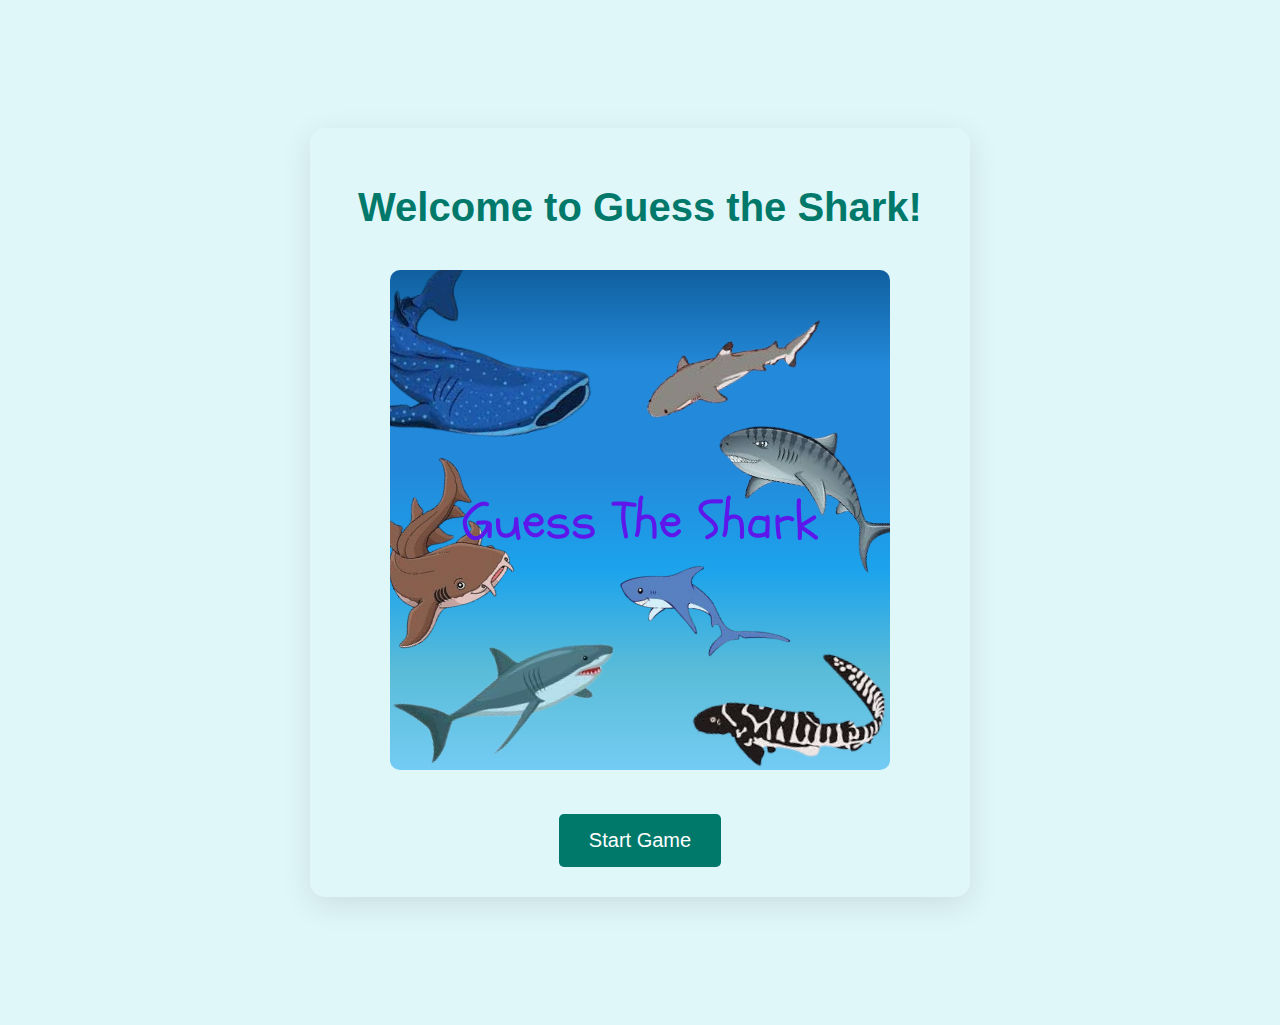
<file: index.html>
<!DOCTYPE html>
<html lang="en">
<head>
    <meta charset="UTF-8">
    <meta name="viewport" content="width=device-width, initial-scale=1.0">
    <title>Welcome to Guess the Shark!</title>
    <link rel="stylesheet" href="css/styles.css">
</head>
<body>
    <div class="home-container">
        <h1>Welcome to Guess the Shark!</h1>
        <img src="images/logo.png" alt="Game Logo" class="logo">
        <a href="game.html" class="start-button">Start Game</a>
    </div>
</body>
</html>
</file>
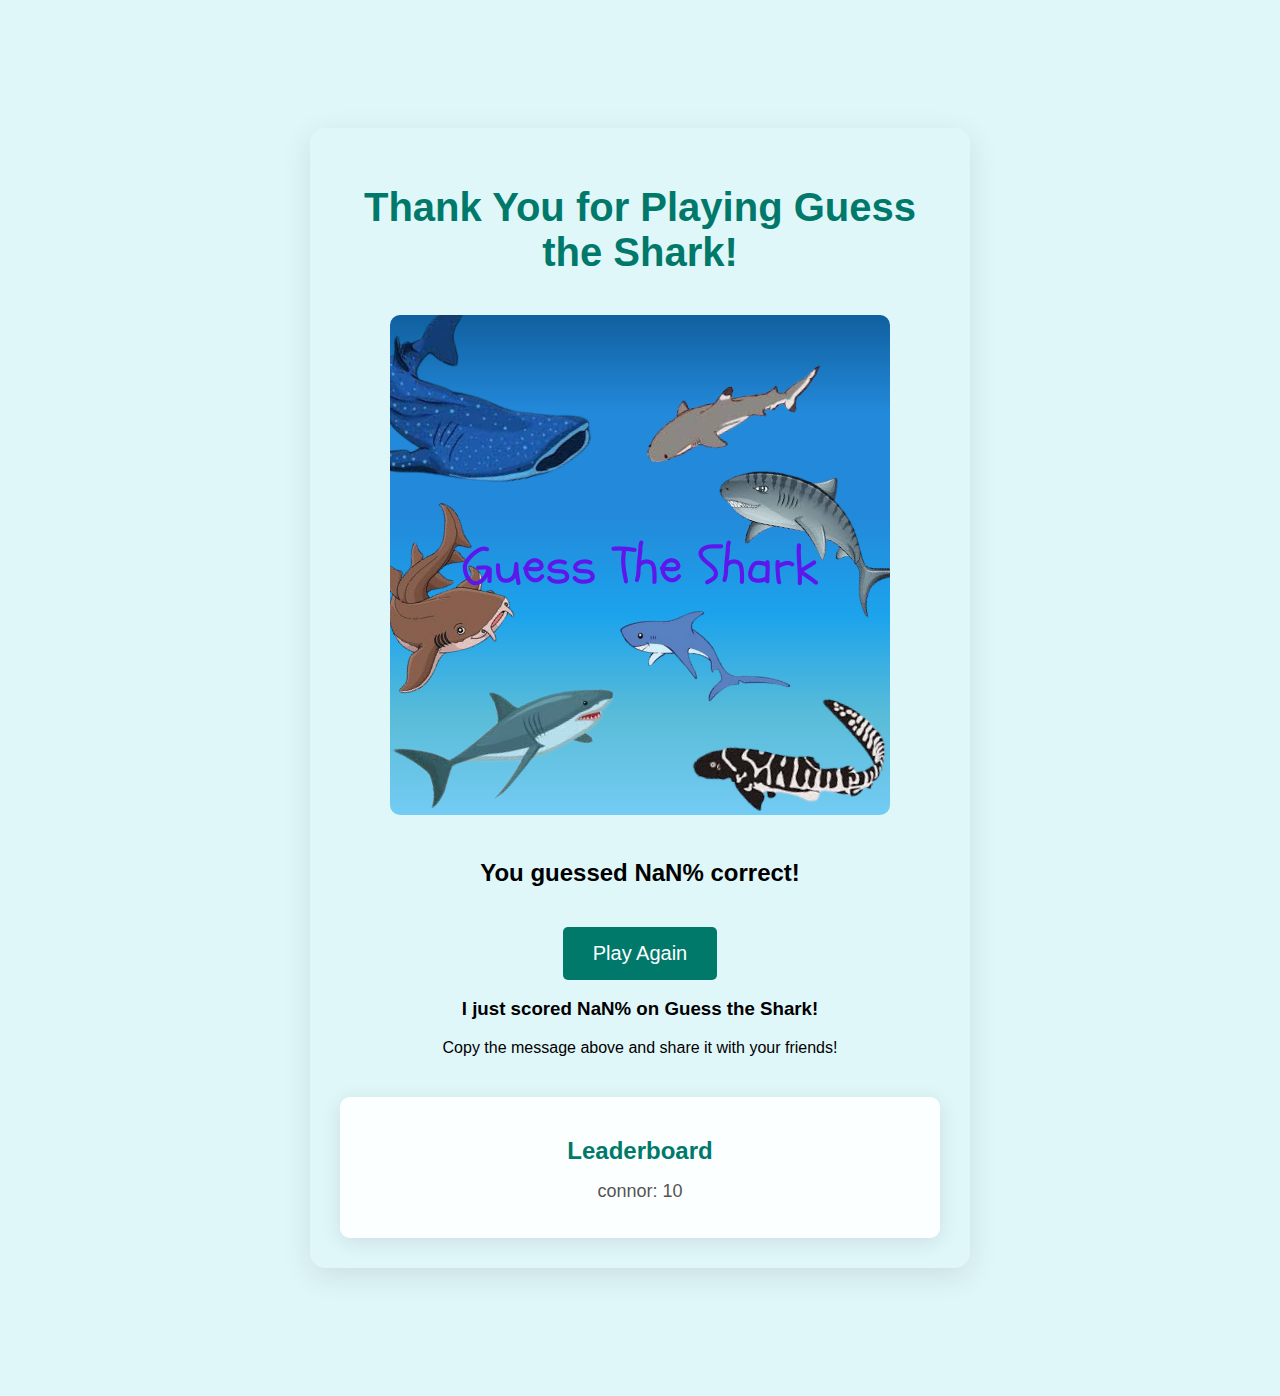
<file: end.html>
<!DOCTYPE html>
<html lang="en">
<head>
    <meta charset="UTF-8">
    <meta name="viewport" content="width=device-width, initial-scale=1.0">
    <title>Thank You for Playing Guess the Shark!</title>
    <link rel="stylesheet" href="css/styles.css">
</head>
<body>
    <div class="home-container">
        <h1>Thank You for Playing Guess the Shark!</h1>
        <img src="images/logo.png" alt="Game Logo" class="logo">

        <div class="score-container">
            <h2 id="final-score"></h2>
            <a href="index.html" class="start-button">Play Again</a>
        </div>

        <!-- New Score Sharing Section -->
        <div class="score-sharing">
            <h3 id="share-message"></h3>
            <p>Copy the message above and share it with your friends!</p>
        </div>

        <!-- Leaderboard Section -->
        <div class="leaderboard">
            <h2>Leaderboard</h2>
            <ul id="leaderboard-list"></ul>
        </div>
    </div>

    <script>
        // Get score from URL parameters
        const params = new URLSearchParams(window.location.search);
        const score = parseInt(params.get('score'), 10); // Convert score to an integer

        // Display final score
        const finalScoreText = `You guessed ${score}% correct!`;
        document.getElementById('final-score').innerText = finalScoreText;

        // Create share message
        const shareMessage = `I just scored ${score}% on Guess the Shark!`;
        document.getElementById('share-message').innerText = shareMessage;

        // Fetch and display leaderboard from leaderboard.txt
        function fetchLeaderboard() {
            fetch('leaderboard.txt')
                .then(response => response.text())
                .then(data => {
                    // Split leaderboard data by line
                    const leaderboardEntries = data.trim().split('\n');
                    const leaderboardList = document.getElementById('leaderboard-list');
                    leaderboardList.innerHTML = ''; // Clear existing leaderboard

                    // Parse each line and display it
                    leaderboardEntries.forEach(entry => {
                        const listItem = document.createElement('li');
                        listItem.textContent = entry;
                        leaderboardList.appendChild(listItem);
                    });
                })
                .catch(error => {
                    console.error('Error fetching leaderboard:', error);
                });
        }

        // Display leaderboard on page load
        fetchLeaderboard();

        // Prompt for player name to add new score (this won't save to the file but will display in HTML)
        const playerName = prompt("Please enter your name:");

        // Validate player name before updating leaderboard
        if (playerName && playerName.trim()) {
            // Update leaderboard in HTML only (not saved to file)
            const leaderboardList = document.getElementById('leaderboard-list');
            const newEntry = document.createElement('li');
            newEntry.textContent = `${playerName.trim()}: ${score}%`;
            leaderboardList.appendChild(newEntry);
        } else {
            alert("Name cannot be empty!");
        }
    </script>
</body>
</html>
</file>
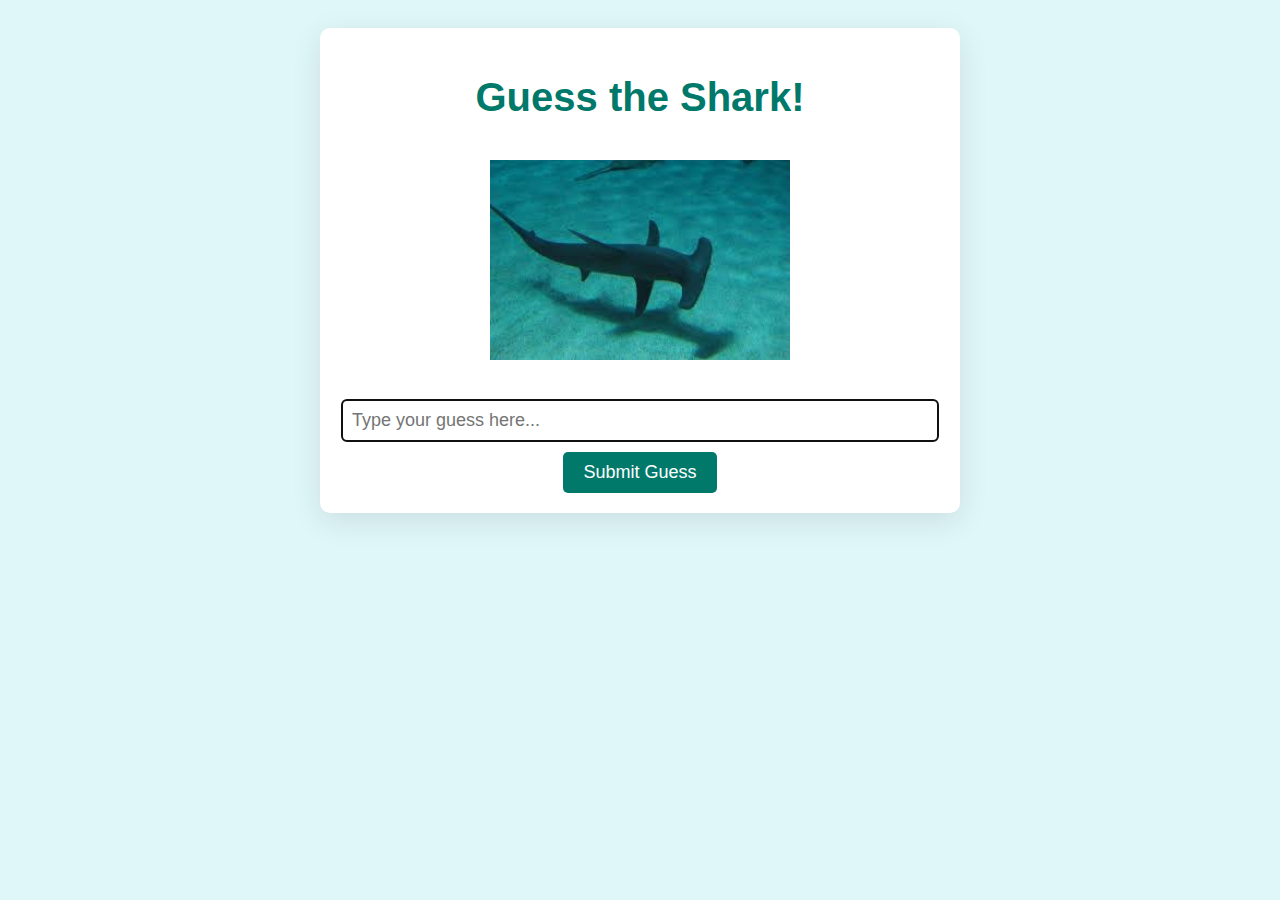
<file: game.html>
<!DOCTYPE html>
<html lang="en">
<head>
    <meta charset="UTF-8">
    <meta name="viewport" content="width=device-width, initial-scale=1.0">
    <title>Guess the Shark!</title>
    <link rel="stylesheet" href="css/styles.css">
</head>
<body>
    <div class="game-container">
        <h1>Guess the Shark!</h1>
        <img id="shark-image" src="" alt="Shark" class="shark-image">
        <input type="text" id="guess-input" placeholder="Type your guess here..." autofocus>
        <button id="submit-guess">Submit Guess</button>
        <div id="result"></div>
    </div>

    <script>
        const sharks = [
            { name: "Angel Shark", image: "images/angel_shark.jpg" },
   	    { name: "Basking Shark", image: "images/basking_shark.jpg" },
   	    { name: "Blacknose Shark", image: "images/blacknose.jpg"},
    	    { name: "Blacktip Reef Shark", image: "images/blacktip_reef.jpg" },
  	    { name: "Blue Shark", image: "images/blue_shark.jpg" },
 	    { name: "Bramble Shark", image: "images/bramble_shark.jpg" },
 	    { name: "Brown shyshark", image: "images/brown_shyshark.jpg" },
	    { name: "Bull Shark", image: "images/bull_shark.jpg" },
 	    { name: "Carpet Shark", image: "images/carpet_shark.jpg" },
  	    { name: "Cookie Cutter Shark", image: "images/cookie_shark.jpg" },
            { name: "Copper Shark", image: "images/copper_shark.jpg" },
            { name: "Caribbean Reef Shark", image: "images/creef_shark.jpg" },
            { name: "Crocodile Shark", image: "images/crocodile_shark.jpg" },
            { name: "Dogfish", image: "images/dogfish_shark.jpg" },
            { name: "Dusky Shark", image: "images/dusky_shark.jpg" },
            { name: "Epaulette Shark", image: "images/epaulette_shark.jpg" },
            { name: "Frilled Shark", image: "images/frilled_shark.jpg" },
            { name: "Galapogos Shark", image: "images/galapogos_shark.jpg" },
            { name: "Goblin Shark", image: "images/goblin_shark.jpg" },
            { name: "Greenland Shark", image: "images/greenland_shark.jpg" },
            { name: "Grey Reef Shark", image: "images/greyreef_shark.jpg" },
            { name: "Gulper Shark", image: "images/gulper_shark.jpg" },
            { name: "Great White Shark", image: "images/great_white.jpg" },
            { name: "Hammerhead Shark", image: "images/hammerhead.jpg" },
            { name: "Horn Shark", image: "images/horn_shark.jpg" },
            { name: "Kitefin Shark", image: "images/kitefin_shark.jpg" },
            { name: "Lantern Shark", image: "images/lantern_shark.jpg" },
            { name: "Lemon Shark", image: "images/lemon_shark.jpg" },
            { name: "Leopard Shark", image: "images/leopard_shark.jpg" },
            { name: "Mako Shark", image: "images/mako_shark.jpg" },
            { name: "Megamouth Shark", image: "images/megamouth_shark.jpg" },
            { name: "Milk Shark", image: "images/milk_shark.jpg" },
            { name: "Nurse Shark", image: "images/nurse_shark.jpg" },
            { name: "Oceanic White Tip Shark", image: "images/oceanic_shark.jpg" },
            { name: "Porbeagle Shark", image: "images/porbeagle_shark.jpg" },
            { name: "Pygmy Shark", image: "images/pygmy_shark.jpg" },
            { name: "Pyjama Shark", image: "images/pyjama_shark.jpg" },
            { name: "Salmon Shark", image: "images/salmon_shark.jpg" },
            { name: "Sand Tiger Shark", image: "images/sandtiger_shark.jpg" },
            { name: "Saw Shark", image: "images/saw_shark.jpg" },
            { name: "Sharpnose Shark", image: "images/sharpnose_shark.jpg" },
            { name: "Silky Shark", image: "images/silky_shark.jpg" },
            { name: "Silvertip Shark", image: "images/silvertip_shark.jpg" },
            { name: "Smoothhound Shark", image: "images/smoothhound.jpg" },
            { name: "Spinner Shark", image: "images/spinner_shark.jpg" },
            { name: "Thresher Shark", image: "images/thresher_shark.jpg" },
            { name: "Tiger Shark", image: "images/tiger_shark.jpg" },
            { name: "Whale Shark", image: "images/whale_shark.jpg" },
            { name: "Wobbegong Shark", image: "images/wobbegong_shark.jpg" },
            { name: "Zebra Shark", image: "images/zebra_shark.jpg" }
        ];


	let correctSound = new Audio('sounds/correct.mp3');
	let wrongSound = new Audio('sounds/wrong.mp3');
	

         let currentSharkIndex = 0;
         let correctGuesses = 0;

        // Shuffle function to randomize the order of sharks
        function shuffle(array) {
            for (let i = array.length - 1; i > 0; i--) {
                const j = Math.floor(Math.random() * (i + 1));
                [array[i], array[j]] = [array[j], array[i]]; // Swap elements
            }
            return array;
        }

        // Shuffle the sharks array when the game starts
        shuffle(sharks);

        function displayShark() {
            const shark = sharks[currentSharkIndex];
            document.getElementById('shark-image').src = shark.image;
        }

        function checkGuess() {
            const guess = document.getElementById('guess-input').value.trim();
            const correctSharkName = sharks[currentSharkIndex].name;

            if (guess.toLowerCase() === correctSharkName.toLowerCase()) {
                correctGuesses++;
                document.getElementById('result').innerText = "Correct!";
            } else {
                document.getElementById('result').innerText = `Unlucky! Maybe you will have better luck on this one.`;
            }

            // Move to the next shark
            currentSharkIndex++;
            document.getElementById('guess-input').value = '';

            if (currentSharkIndex < sharks.length) {
                displayShark();
            } else {
                // Redirect to end page with score
                const finalScore = (correctGuesses / sharks.length) * 100; // Calculate score
                window.location.href = `end.html?score=${finalScore.toFixed(0)}`;
            }
        }

        document.getElementById('submit-guess').addEventListener('click', checkGuess);

        // Start the game by displaying the first shark
        displayShark();
    </script>
</body>
</html>
</file>
<file: css/styles.css>
89/* General Reset */
* {
    box-sizing: border-box;
    margin: 0;
    padding: 0;
}

/* Background Gradient */
body {
    font-family: 'Arial', sans-serif;
    background: linear-gradient(135deg, #e0f7fa 50%, #b2ebf2 50%);
    background-size: 400% 400%;
    animation: backgroundAnimation 15s ease infinite;
    text-align: center;
    padding: 20px;
}

/* Home Container Styles */
.home-container {
    max-width: 600px;
    margin: 100px auto;
    padding: 30px;
    background-color: linear-gradient(135deg, #e0f7fa 0%, #b2ebf2 100%);
    border-radius: 15px;
    box-shadow: 0 8px 30px rgba(0, 0, 0, 0.1);
    animation: fadeIn 1s ease-in-out;
}

/* Logo Styles */
.logo {
    max-width: 100%;
    height: auto;
    border-radius: 10px;
    margin: 20px 0;
}

/* Heading Styles */
h1 {
    font-size: 2.5em;
    color: #00796b;
    margin-bottom: 20px;
    animation: slideIn 0.5s ease-in;
}

/* Button Styles */
.start-button {
    display: inline-block;
    padding: 15px 30px;
    background-color: #00796b;
    color: white;
    text-decoration: none;
    border-radius: 5px;
    font-size: 20px;
    transition: background-color 0.3s, transform 0.3s, box-shadow 0.3s;
    margin-top: 20px;
}

.start-button:hover {
    background-color: #004d40;
    transform: scale(1.05);
    box-shadow: 0 4px 15px rgba(0, 0, 0, 0.3); /* Add shadow on hover */
}

/* Animations */
@keyframes fadeIn {
    from {
        opacity: 0;
    }
    to {
        opacity: 1;
    }
}

@keyframes slideIn {
    from {
        transform: translateY(-20px);
        opacity: 0;
    }
    to {
        transform: translateY(0);
        opacity: 1;
    }
}

/* Background Animation */
@keyframes backgroundAnimation {
    0% { background-position: 0% 50%; }
    50% { background-position: 100% 50%; }
    100% { background-position: 0% 50%; }
}

/* Game Container Styles */
.game-container {
    max-width: 600px;
    margin: 0 auto;
    background-color: #ffffff;
    padding: 20px;
    border-radius: 10px;
    box-shadow: 0 8px 30px rgba(0, 0, 0, 0.1);
}

/* Input Styles */
#guess-input {
    padding: 10px;
    width: calc(100% - 24px);
    border: 1px solid #00796b;
    border-radius: 5px;
    margin-top: 15px;
    font-size: 18px;
}

/* Button Styles */
#submit-guess {
    padding: 10px 20px;
    background-color: #00796b;
    color: white;
    border: none;
    border-radius: 5px;
    cursor: pointer;
    margin-top: 10px;
    font-size: 18px;
}

#submit-guess:hover {
    background-color: #004d40;
}

/* Shark Image Styles */
.shark-image {
    max-width: 100%;
    height: auto;
    margin: 20px 0;
}

/* Score Container Styles */
.score-container {
    margin-top: 20px;
}

/* Leaderboard Styles */
.leaderboard {
    margin-top: 40px;
    padding: 20px;
    background-color: rgba(255, 255, 255, 0.9);
    border-radius: 10px;
    box-shadow: 0 4px 20px rgba(0, 0, 0, 0.1);
}

.leaderboard h2 {
    margin-bottom: 15px;
    color: #00796b;
}

#leaderboard-list {
    list-style: none;
    padding: 0;
}

#leaderboard-list li {
    margin: 5px 0;
    font-size: 18px;
    color: #555;
}

/* Shark Image Styles */
.shark-image {
    width: 300px; /* Fixed width */
    height: 200px; /* Fixed height */
    object-fit: cover
    margin: 20px 0;
}
</file>
